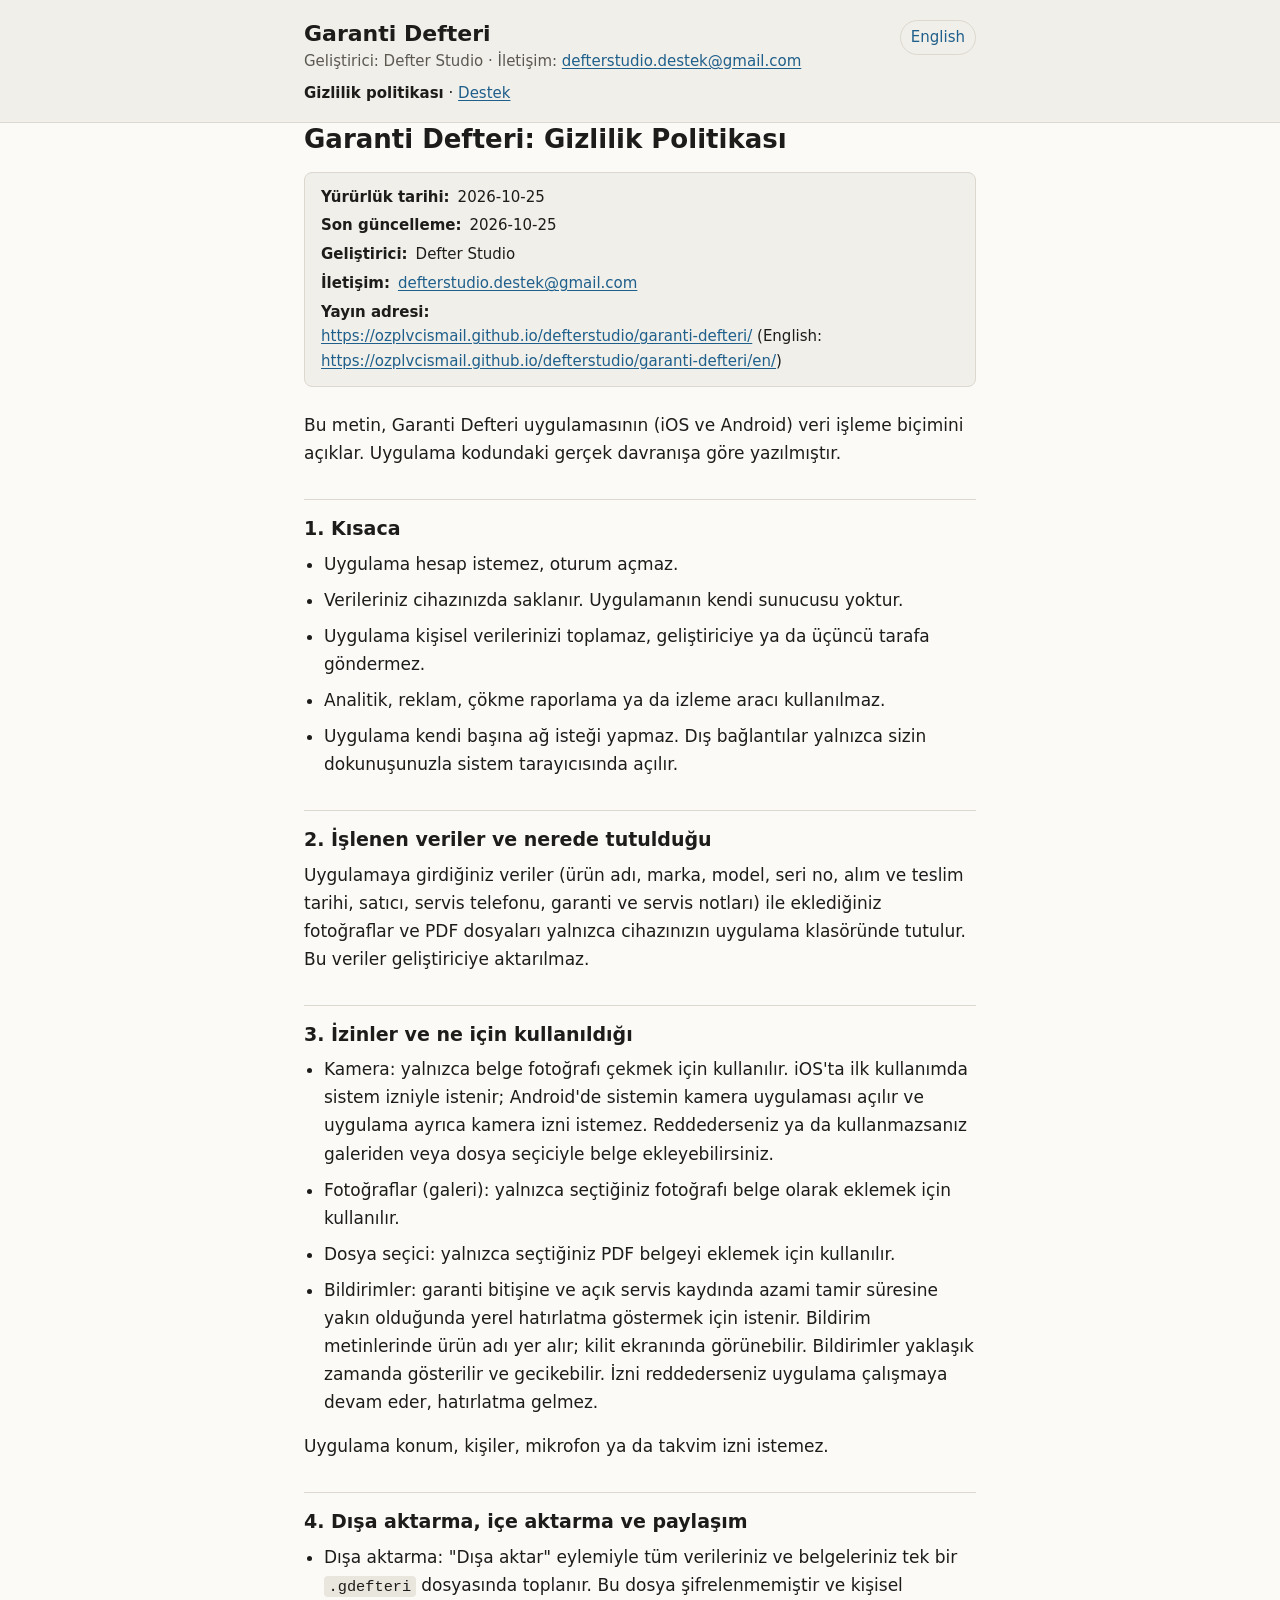
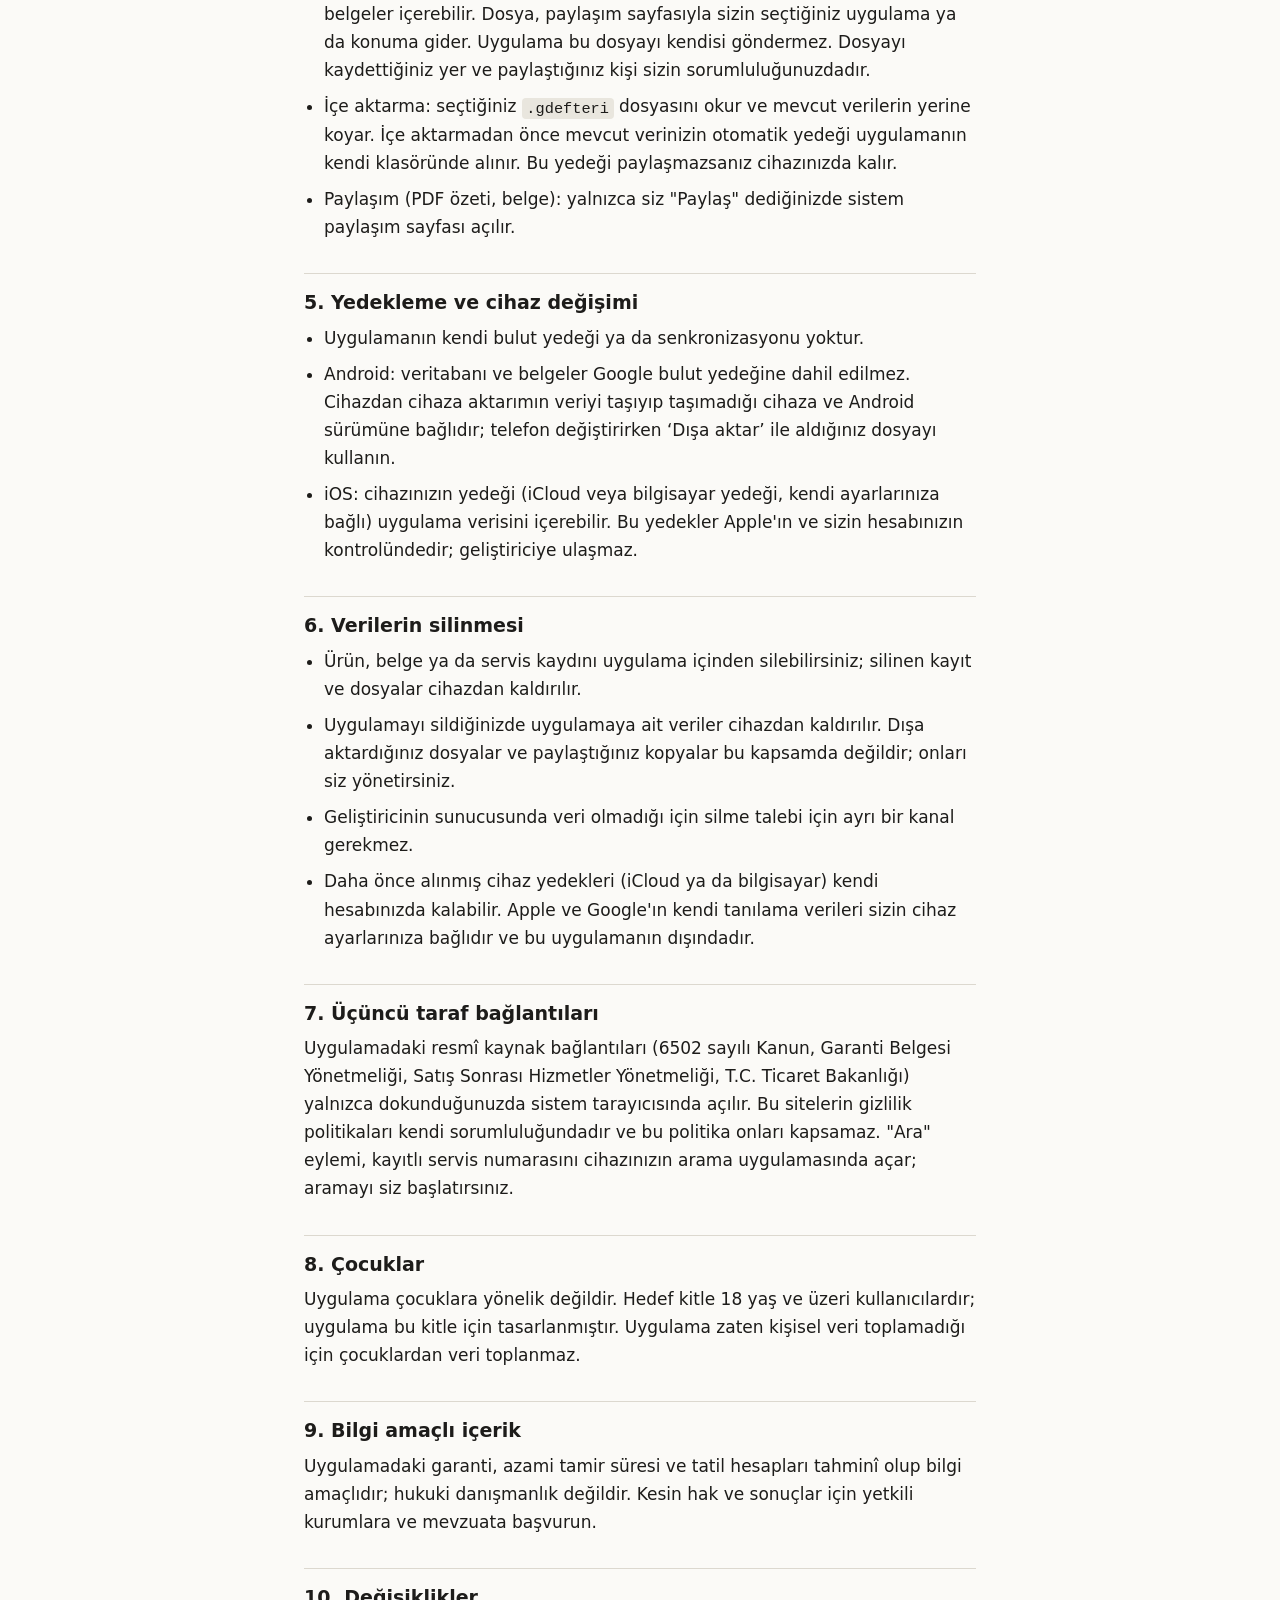
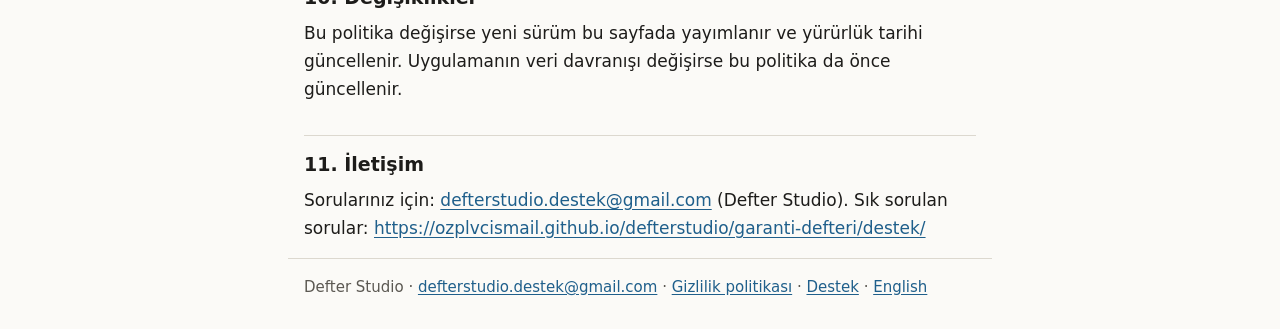
<file: garanti-defteri/index.html>
<!doctype html>
<html lang="tr">
<head>
<meta charset="utf-8">
<meta name="viewport" content="width=device-width, initial-scale=1">
<meta name="referrer" content="no-referrer">
<meta name="color-scheme" content="light dark">
<title>Garanti Defteri: Gizlilik Politikası</title>
<link rel="canonical" href="https://ozplvcismail.github.io/defterstudio/garanti-defteri/">
<link rel="alternate" hreflang="tr" href="https://ozplvcismail.github.io/defterstudio/garanti-defteri/">
<link rel="alternate" hreflang="en" href="https://ozplvcismail.github.io/defterstudio/garanti-defteri/en/">
<link rel="stylesheet" href="style.css">
</head>
<body>
<a class="skip" href="#icerik">İçeriğe geç</a>
<header class="site">
  <div class="wrap">
    <nav class="lang" aria-label="Language / Dil"><a href="en/" hreflang="en" lang="en">English</a></nav>
    <p class="app">Garanti Defteri</p>
    <p class="by">Geliştirici: Defter Studio · İletişim: <a href="mailto:defterstudio.destek@gmail.com">defterstudio.destek@gmail.com</a></p>
    <nav class="pages" aria-label="Sayfalar"><a href="./" aria-current="page">Gizlilik politikası</a> · <a href="destek/">Destek</a></nav>
  </div>
</header>
<main id="icerik" class="wrap">
<h1>Garanti Defteri: Gizlilik Politikası</h1>
<dl class="meta"><div><dt>Yürürlük tarihi</dt><dd>2026-10-25</dd></div><div><dt>Son güncelleme</dt><dd>2026-10-25</dd></div><div><dt>Geliştirici</dt><dd>Defter Studio</dd></div><div><dt>İletişim</dt><dd><a href="mailto:defterstudio.destek@gmail.com">defterstudio.destek@gmail.com</a></dd></div><div><dt>Yayın adresi</dt><dd><a href="https://ozplvcismail.github.io/defterstudio/garanti-defteri/">https://ozplvcismail.github.io/defterstudio/garanti-defteri/</a> (English: <a href="https://ozplvcismail.github.io/defterstudio/garanti-defteri/en/">https://ozplvcismail.github.io/defterstudio/garanti-defteri/en/</a>)</dd></div></dl>
<p>Bu metin, Garanti Defteri uygulamasının (iOS ve Android) veri işleme biçimini açıklar. Uygulama kodundaki gerçek davranışa göre yazılmıştır.</p>
<h2>1. Kısaca</h2>
<ul>
<li>Uygulama hesap istemez, oturum açmaz.</li>
<li>Verileriniz cihazınızda saklanır. Uygulamanın kendi sunucusu yoktur.</li>
<li>Uygulama kişisel verilerinizi toplamaz, geliştiriciye ya da üçüncü tarafa göndermez.</li>
<li>Analitik, reklam, çökme raporlama ya da izleme aracı kullanılmaz.</li>
<li>Uygulama kendi başına ağ isteği yapmaz. Dış bağlantılar yalnızca sizin dokunuşunuzla sistem tarayıcısında açılır.</li>
</ul>
<h2>2. İşlenen veriler ve nerede tutulduğu</h2>
<p>Uygulamaya girdiğiniz veriler (ürün adı, marka, model, seri no, alım ve teslim tarihi, satıcı, servis telefonu, garanti ve servis notları) ile eklediğiniz fotoğraflar ve PDF dosyaları yalnızca cihazınızın uygulama klasöründe tutulur. Bu veriler geliştiriciye aktarılmaz.</p>
<h2>3. İzinler ve ne için kullanıldığı</h2>
<ul>
<li>Kamera: yalnızca belge fotoğrafı çekmek için kullanılır. iOS'ta ilk kullanımda sistem izniyle istenir; Android'de sistemin kamera uygulaması açılır ve uygulama ayrıca kamera izni istemez. Reddederseniz ya da kullanmazsanız galeriden veya dosya seçiciyle belge ekleyebilirsiniz.</li>
<li>Fotoğraflar (galeri): yalnızca seçtiğiniz fotoğrafı belge olarak eklemek için kullanılır.</li>
<li>Dosya seçici: yalnızca seçtiğiniz PDF belgeyi eklemek için kullanılır.</li>
<li>Bildirimler: garanti bitişine ve açık servis kaydında azami tamir süresine yakın olduğunda yerel hatırlatma göstermek için istenir. Bildirim metinlerinde ürün adı yer alır; kilit ekranında görünebilir. Bildirimler yaklaşık zamanda gösterilir ve gecikebilir. İzni reddederseniz uygulama çalışmaya devam eder, hatırlatma gelmez.</li>
</ul>
<p>Uygulama konum, kişiler, mikrofon ya da takvim izni istemez.</p>
<h2>4. Dışa aktarma, içe aktarma ve paylaşım</h2>
<ul>
<li>Dışa aktarma: "Dışa aktar" eylemiyle tüm verileriniz ve belgeleriniz tek bir <code>.gdefteri</code> dosyasında toplanır. Bu dosya şifrelenmemiştir ve kişisel belgeler içerebilir. Dosya, paylaşım sayfasıyla sizin seçtiğiniz uygulama ya da konuma gider. Uygulama bu dosyayı kendisi göndermez. Dosyayı kaydettiğiniz yer ve paylaştığınız kişi sizin sorumluluğunuzdadır.</li>
<li>İçe aktarma: seçtiğiniz <code>.gdefteri</code> dosyasını okur ve mevcut verilerin yerine koyar. İçe aktarmadan önce mevcut verinizin otomatik yedeği uygulamanın kendi klasöründe alınır. Bu yedeği paylaşmazsanız cihazınızda kalır.</li>
<li>Paylaşım (PDF özeti, belge): yalnızca siz "Paylaş" dediğinizde sistem paylaşım sayfası açılır.</li>
</ul>
<h2>5. Yedekleme ve cihaz değişimi</h2>
<ul>
<li>Uygulamanın kendi bulut yedeği ya da senkronizasyonu yoktur.</li>
<li>Android: veritabanı ve belgeler Google bulut yedeğine dahil edilmez. Cihazdan cihaza aktarımın veriyi taşıyıp taşımadığı cihaza ve Android sürümüne bağlıdır; telefon değiştirirken ‘Dışa aktar’ ile aldığınız dosyayı kullanın.</li>
<li>iOS: cihazınızın yedeği (iCloud veya bilgisayar yedeği, kendi ayarlarınıza bağlı) uygulama verisini içerebilir. Bu yedekler Apple'ın ve sizin hesabınızın kontrolündedir; geliştiriciye ulaşmaz.</li>
</ul>
<h2>6. Verilerin silinmesi</h2>
<ul>
<li>Ürün, belge ya da servis kaydını uygulama içinden silebilirsiniz; silinen kayıt ve dosyalar cihazdan kaldırılır.</li>
<li>Uygulamayı sildiğinizde uygulamaya ait veriler cihazdan kaldırılır. Dışa aktardığınız dosyalar ve paylaştığınız kopyalar bu kapsamda değildir; onları siz yönetirsiniz.</li>
<li>Geliştiricinin sunucusunda veri olmadığı için silme talebi için ayrı bir kanal gerekmez.</li>
<li>Daha önce alınmış cihaz yedekleri (iCloud ya da bilgisayar) kendi hesabınızda kalabilir. Apple ve Google'ın kendi tanılama verileri sizin cihaz ayarlarınıza bağlıdır ve bu uygulamanın dışındadır.</li>
</ul>
<h2>7. Üçüncü taraf bağlantıları</h2>
<p>Uygulamadaki resmî kaynak bağlantıları (6502 sayılı Kanun, Garanti Belgesi Yönetmeliği, Satış Sonrası Hizmetler Yönetmeliği, T.C. Ticaret Bakanlığı) yalnızca dokunduğunuzda sistem tarayıcısında açılır. Bu sitelerin gizlilik politikaları kendi sorumluluğundadır ve bu politika onları kapsamaz. "Ara" eylemi, kayıtlı servis numarasını cihazınızın arama uygulamasında açar; aramayı siz başlatırsınız.</p>
<h2>8. Çocuklar</h2>
<p>Uygulama çocuklara yönelik değildir. Hedef kitle 18 yaş ve üzeri kullanıcılardır; uygulama bu kitle için tasarlanmıştır. Uygulama zaten kişisel veri toplamadığı için çocuklardan veri toplanmaz.</p>
<h2>9. Bilgi amaçlı içerik</h2>
<p>Uygulamadaki garanti, azami tamir süresi ve tatil hesapları tahminî olup bilgi amaçlıdır; hukuki danışmanlık değildir. Kesin hak ve sonuçlar için yetkili kurumlara ve mevzuata başvurun.</p>
<h2>10. Değişiklikler</h2>
<p>Bu politika değişirse yeni sürüm bu sayfada yayımlanır ve yürürlük tarihi güncellenir. Uygulamanın veri davranışı değişirse bu politika da önce güncellenir.</p>
<h2>11. İletişim</h2>
<p>Sorularınız için: <a href="mailto:defterstudio.destek@gmail.com">defterstudio.destek@gmail.com</a> (Defter Studio). Sık sorulan sorular: <a href="https://ozplvcismail.github.io/defterstudio/garanti-defteri/destek/">https://ozplvcismail.github.io/defterstudio/garanti-defteri/destek/</a></p>
</main>
<footer class="wrap site-foot">
  <p>Defter Studio · <a href="mailto:defterstudio.destek@gmail.com">defterstudio.destek@gmail.com</a> · <a href="./" aria-current="page">Gizlilik politikası</a> · <a href="destek/">Destek</a> · <a href="en/" hreflang="en" lang="en">English</a></p>
</footer>
</body>
</html>
</file>
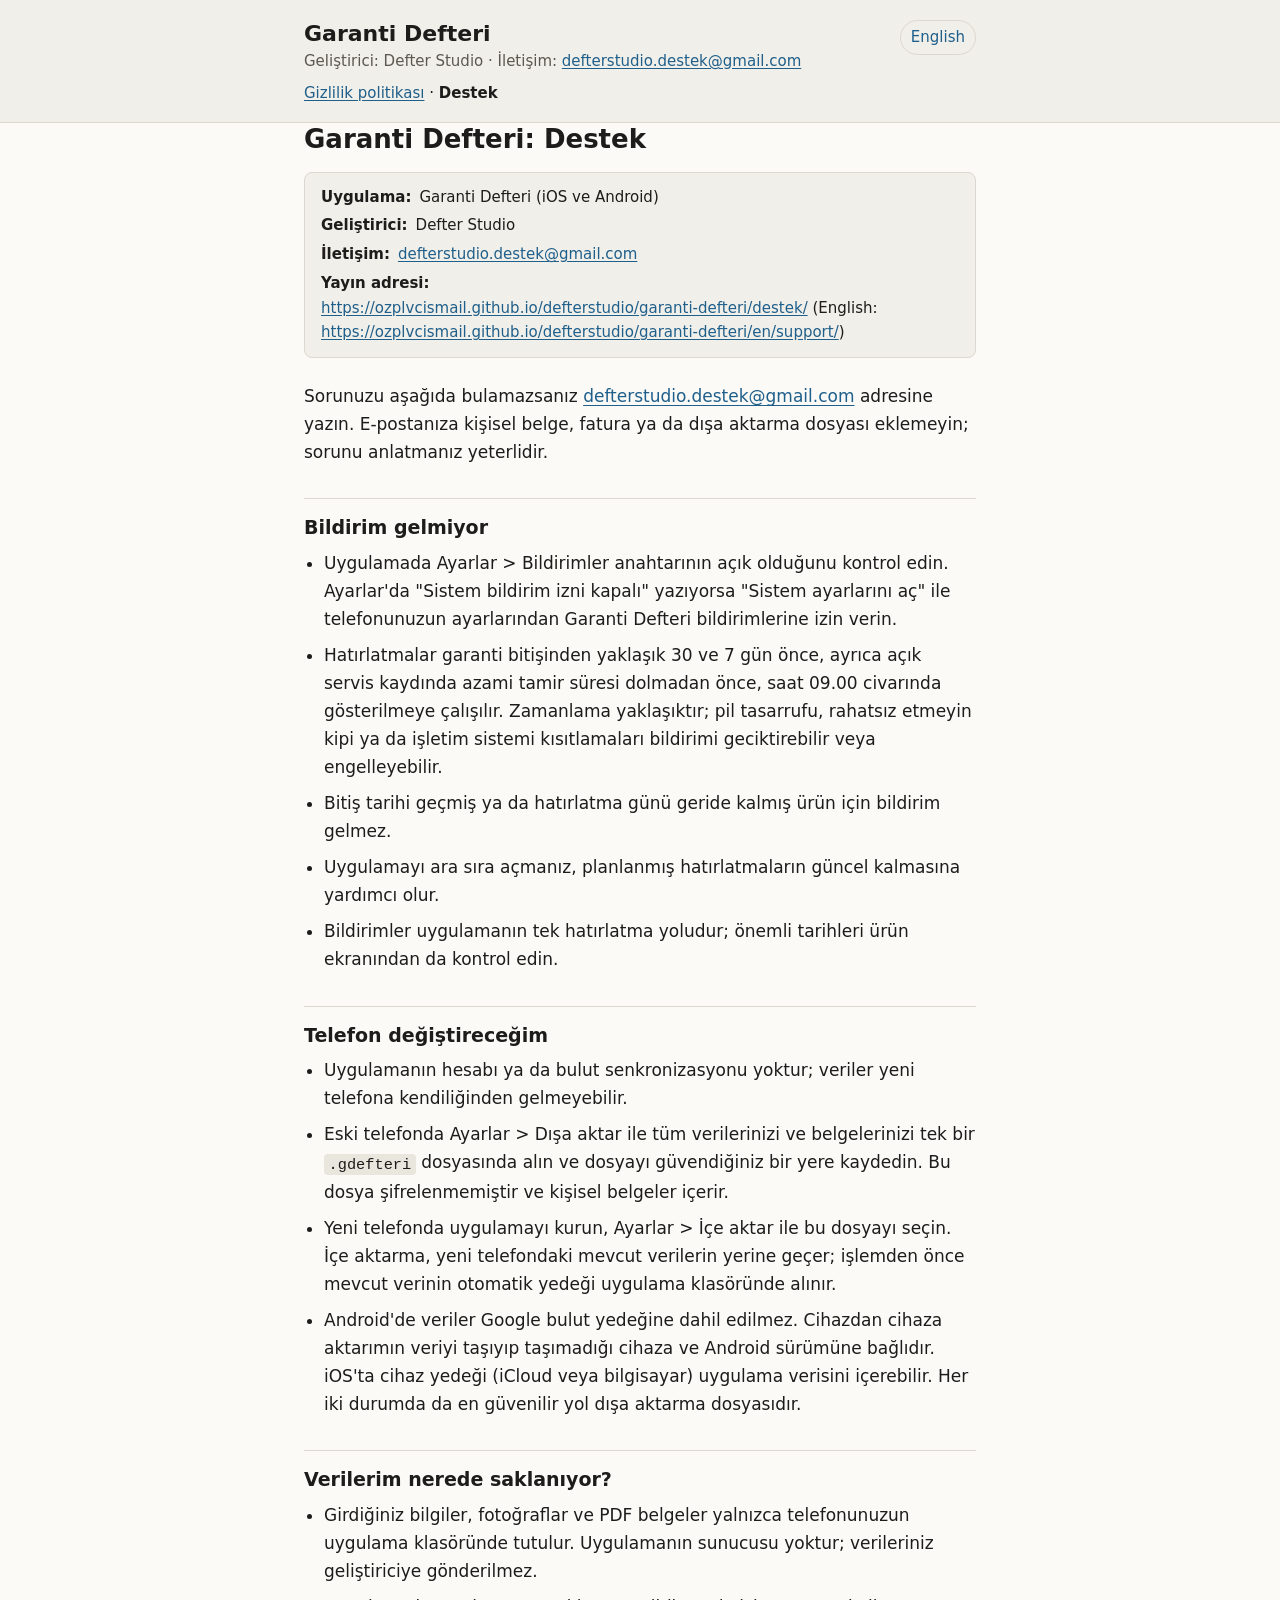
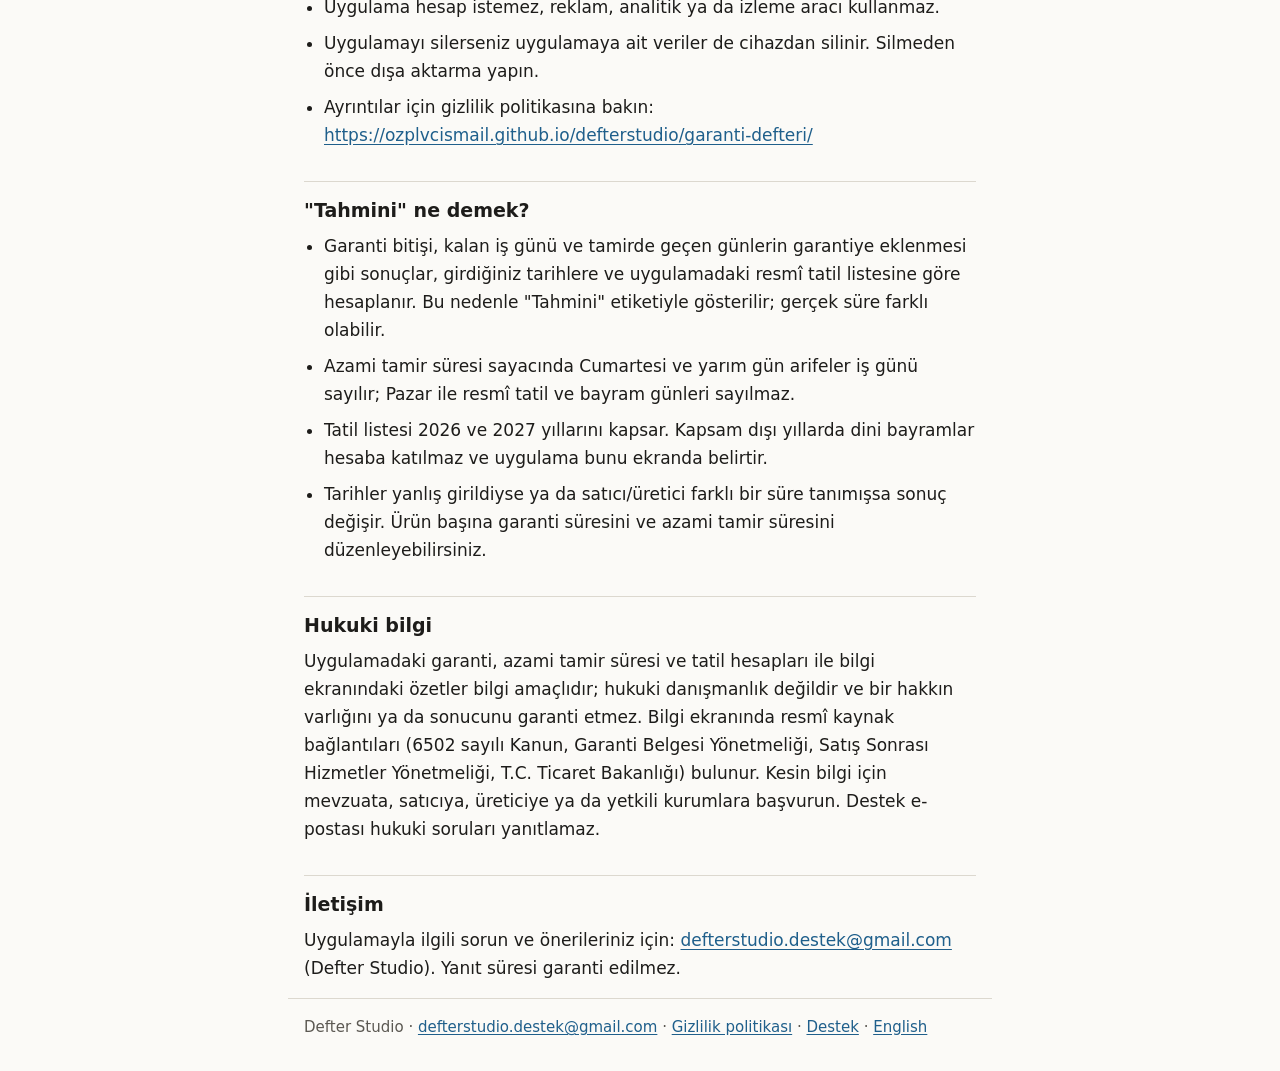
<file: garanti-defteri/destek/index.html>
<!doctype html>
<html lang="tr">
<head>
<meta charset="utf-8">
<meta name="viewport" content="width=device-width, initial-scale=1">
<meta name="referrer" content="no-referrer">
<meta name="color-scheme" content="light dark">
<title>Garanti Defteri: Destek</title>
<link rel="canonical" href="https://ozplvcismail.github.io/defterstudio/garanti-defteri/destek/">
<link rel="alternate" hreflang="tr" href="https://ozplvcismail.github.io/defterstudio/garanti-defteri/destek/">
<link rel="alternate" hreflang="en" href="https://ozplvcismail.github.io/defterstudio/garanti-defteri/en/support/">
<link rel="stylesheet" href="../style.css">
</head>
<body>
<a class="skip" href="#icerik">İçeriğe geç</a>
<header class="site">
  <div class="wrap">
    <nav class="lang" aria-label="Language / Dil"><a href="../en/support/" hreflang="en" lang="en">English</a></nav>
    <p class="app">Garanti Defteri</p>
    <p class="by">Geliştirici: Defter Studio · İletişim: <a href="mailto:defterstudio.destek@gmail.com">defterstudio.destek@gmail.com</a></p>
    <nav class="pages" aria-label="Sayfalar"><a href="../">Gizlilik politikası</a> · <a href="./" aria-current="page">Destek</a></nav>
  </div>
</header>
<main id="icerik" class="wrap">
<h1>Garanti Defteri: Destek</h1>
<dl class="meta"><div><dt>Uygulama</dt><dd>Garanti Defteri (iOS ve Android)</dd></div><div><dt>Geliştirici</dt><dd>Defter Studio</dd></div><div><dt>İletişim</dt><dd><a href="mailto:defterstudio.destek@gmail.com">defterstudio.destek@gmail.com</a></dd></div><div><dt>Yayın adresi</dt><dd><a href="https://ozplvcismail.github.io/defterstudio/garanti-defteri/destek/">https://ozplvcismail.github.io/defterstudio/garanti-defteri/destek/</a> (English: <a href="https://ozplvcismail.github.io/defterstudio/garanti-defteri/en/support/">https://ozplvcismail.github.io/defterstudio/garanti-defteri/en/support/</a>)</dd></div></dl>
<p>Sorunuzu aşağıda bulamazsanız <a href="mailto:defterstudio.destek@gmail.com">defterstudio.destek@gmail.com</a> adresine yazın. E-postanıza kişisel belge, fatura ya da dışa aktarma dosyası eklemeyin; sorunu anlatmanız yeterlidir.</p>
<h2>Bildirim gelmiyor</h2>
<ul>
<li>Uygulamada Ayarlar &gt; Bildirimler anahtarının açık olduğunu kontrol edin. Ayarlar'da "Sistem bildirim izni kapalı" yazıyorsa "Sistem ayarlarını aç" ile telefonunuzun ayarlarından Garanti Defteri bildirimlerine izin verin.</li>
<li>Hatırlatmalar garanti bitişinden yaklaşık 30 ve 7 gün önce, ayrıca açık servis kaydında azami tamir süresi dolmadan önce, saat 09.00 civarında gösterilmeye çalışılır. Zamanlama yaklaşıktır; pil tasarrufu, rahatsız etmeyin kipi ya da işletim sistemi kısıtlamaları bildirimi geciktirebilir veya engelleyebilir.</li>
<li>Bitiş tarihi geçmiş ya da hatırlatma günü geride kalmış ürün için bildirim gelmez.</li>
<li>Uygulamayı ara sıra açmanız, planlanmış hatırlatmaların güncel kalmasına yardımcı olur.</li>
<li>Bildirimler uygulamanın tek hatırlatma yoludur; önemli tarihleri ürün ekranından da kontrol edin.</li>
</ul>
<h2>Telefon değiştireceğim</h2>
<ul>
<li>Uygulamanın hesabı ya da bulut senkronizasyonu yoktur; veriler yeni telefona kendiliğinden gelmeyebilir.</li>
<li>Eski telefonda Ayarlar &gt; Dışa aktar ile tüm verilerinizi ve belgelerinizi tek bir <code>.gdefteri</code> dosyasında alın ve dosyayı güvendiğiniz bir yere kaydedin. Bu dosya şifrelenmemiştir ve kişisel belgeler içerir.</li>
<li>Yeni telefonda uygulamayı kurun, Ayarlar &gt; İçe aktar ile bu dosyayı seçin. İçe aktarma, yeni telefondaki mevcut verilerin yerine geçer; işlemden önce mevcut verinin otomatik yedeği uygulama klasöründe alınır.</li>
<li>Android'de veriler Google bulut yedeğine dahil edilmez. Cihazdan cihaza aktarımın veriyi taşıyıp taşımadığı cihaza ve Android sürümüne bağlıdır. iOS'ta cihaz yedeği (iCloud veya bilgisayar) uygulama verisini içerebilir. Her iki durumda da en güvenilir yol dışa aktarma dosyasıdır.</li>
</ul>
<h2>Verilerim nerede saklanıyor?</h2>
<ul>
<li>Girdiğiniz bilgiler, fotoğraflar ve PDF belgeler yalnızca telefonunuzun uygulama klasöründe tutulur. Uygulamanın sunucusu yoktur; verileriniz geliştiriciye gönderilmez.</li>
<li>Uygulama hesap istemez, reklam, analitik ya da izleme aracı kullanmaz.</li>
<li>Uygulamayı silerseniz uygulamaya ait veriler de cihazdan silinir. Silmeden önce dışa aktarma yapın.</li>
<li>Ayrıntılar için gizlilik politikasına bakın: <a href="https://ozplvcismail.github.io/defterstudio/garanti-defteri/">https://ozplvcismail.github.io/defterstudio/garanti-defteri/</a></li>
</ul>
<h2>"Tahmini" ne demek?</h2>
<ul>
<li>Garanti bitişi, kalan iş günü ve tamirde geçen günlerin garantiye eklenmesi gibi sonuçlar, girdiğiniz tarihlere ve uygulamadaki resmî tatil listesine göre hesaplanır. Bu nedenle "Tahmini" etiketiyle gösterilir; gerçek süre farklı olabilir.</li>
<li>Azami tamir süresi sayacında Cumartesi ve yarım gün arifeler iş günü sayılır; Pazar ile resmî tatil ve bayram günleri sayılmaz.</li>
<li>Tatil listesi 2026 ve 2027 yıllarını kapsar. Kapsam dışı yıllarda dini bayramlar hesaba katılmaz ve uygulama bunu ekranda belirtir.</li>
<li>Tarihler yanlış girildiyse ya da satıcı/üretici farklı bir süre tanımışsa sonuç değişir. Ürün başına garanti süresini ve azami tamir süresini düzenleyebilirsiniz.</li>
</ul>
<h2>Hukuki bilgi</h2>
<p>Uygulamadaki garanti, azami tamir süresi ve tatil hesapları ile bilgi ekranındaki özetler bilgi amaçlıdır; hukuki danışmanlık değildir ve bir hakkın varlığını ya da sonucunu garanti etmez. Bilgi ekranında resmî kaynak bağlantıları (6502 sayılı Kanun, Garanti Belgesi Yönetmeliği, Satış Sonrası Hizmetler Yönetmeliği, T.C. Ticaret Bakanlığı) bulunur. Kesin bilgi için mevzuata, satıcıya, üreticiye ya da yetkili kurumlara başvurun. Destek e-postası hukuki soruları yanıtlamaz.</p>
<h2>İletişim</h2>
<p>Uygulamayla ilgili sorun ve önerileriniz için: <a href="mailto:defterstudio.destek@gmail.com">defterstudio.destek@gmail.com</a> (Defter Studio). Yanıt süresi garanti edilmez.</p>
</main>
<footer class="wrap site-foot">
  <p>Defter Studio · <a href="mailto:defterstudio.destek@gmail.com">defterstudio.destek@gmail.com</a> · <a href="../">Gizlilik politikası</a> · <a href="./" aria-current="page">Destek</a> · <a href="../en/support/" hreflang="en" lang="en">English</a></p>
</footer>
</body>
</html>
</file>
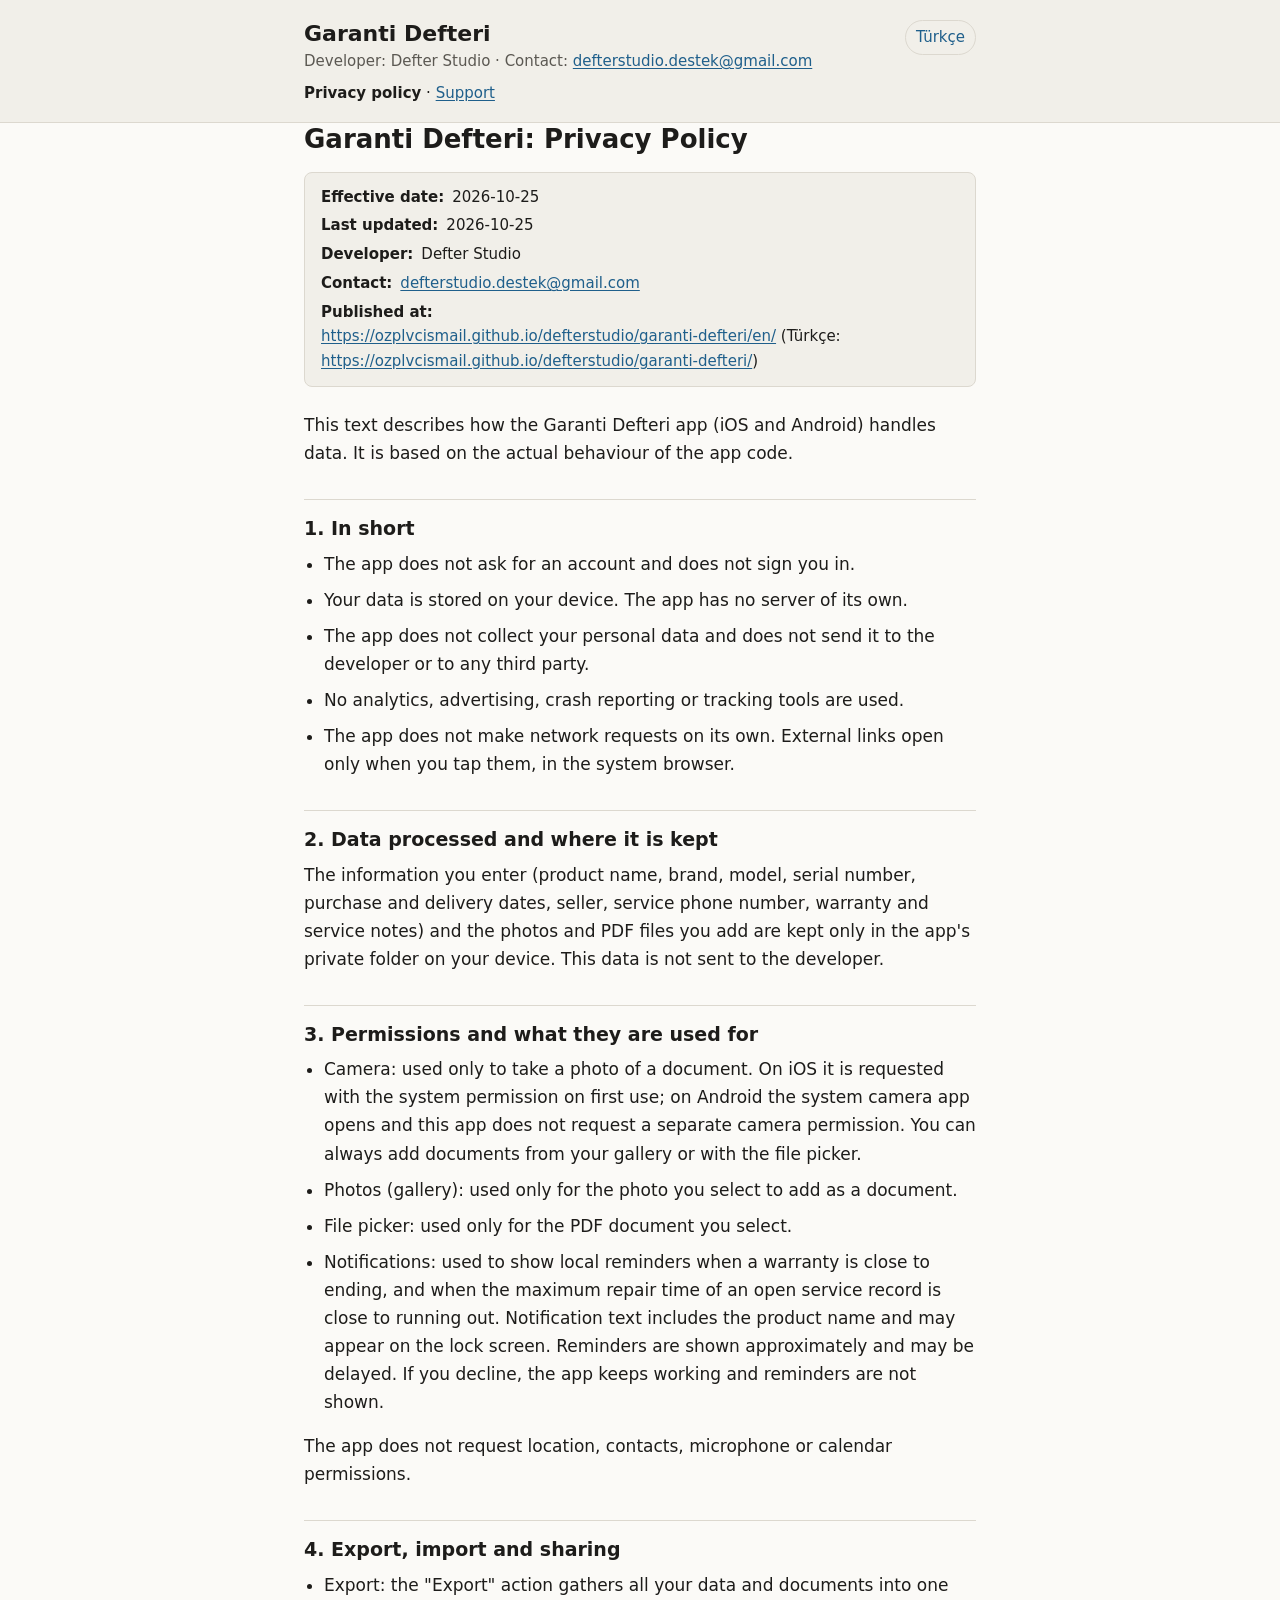
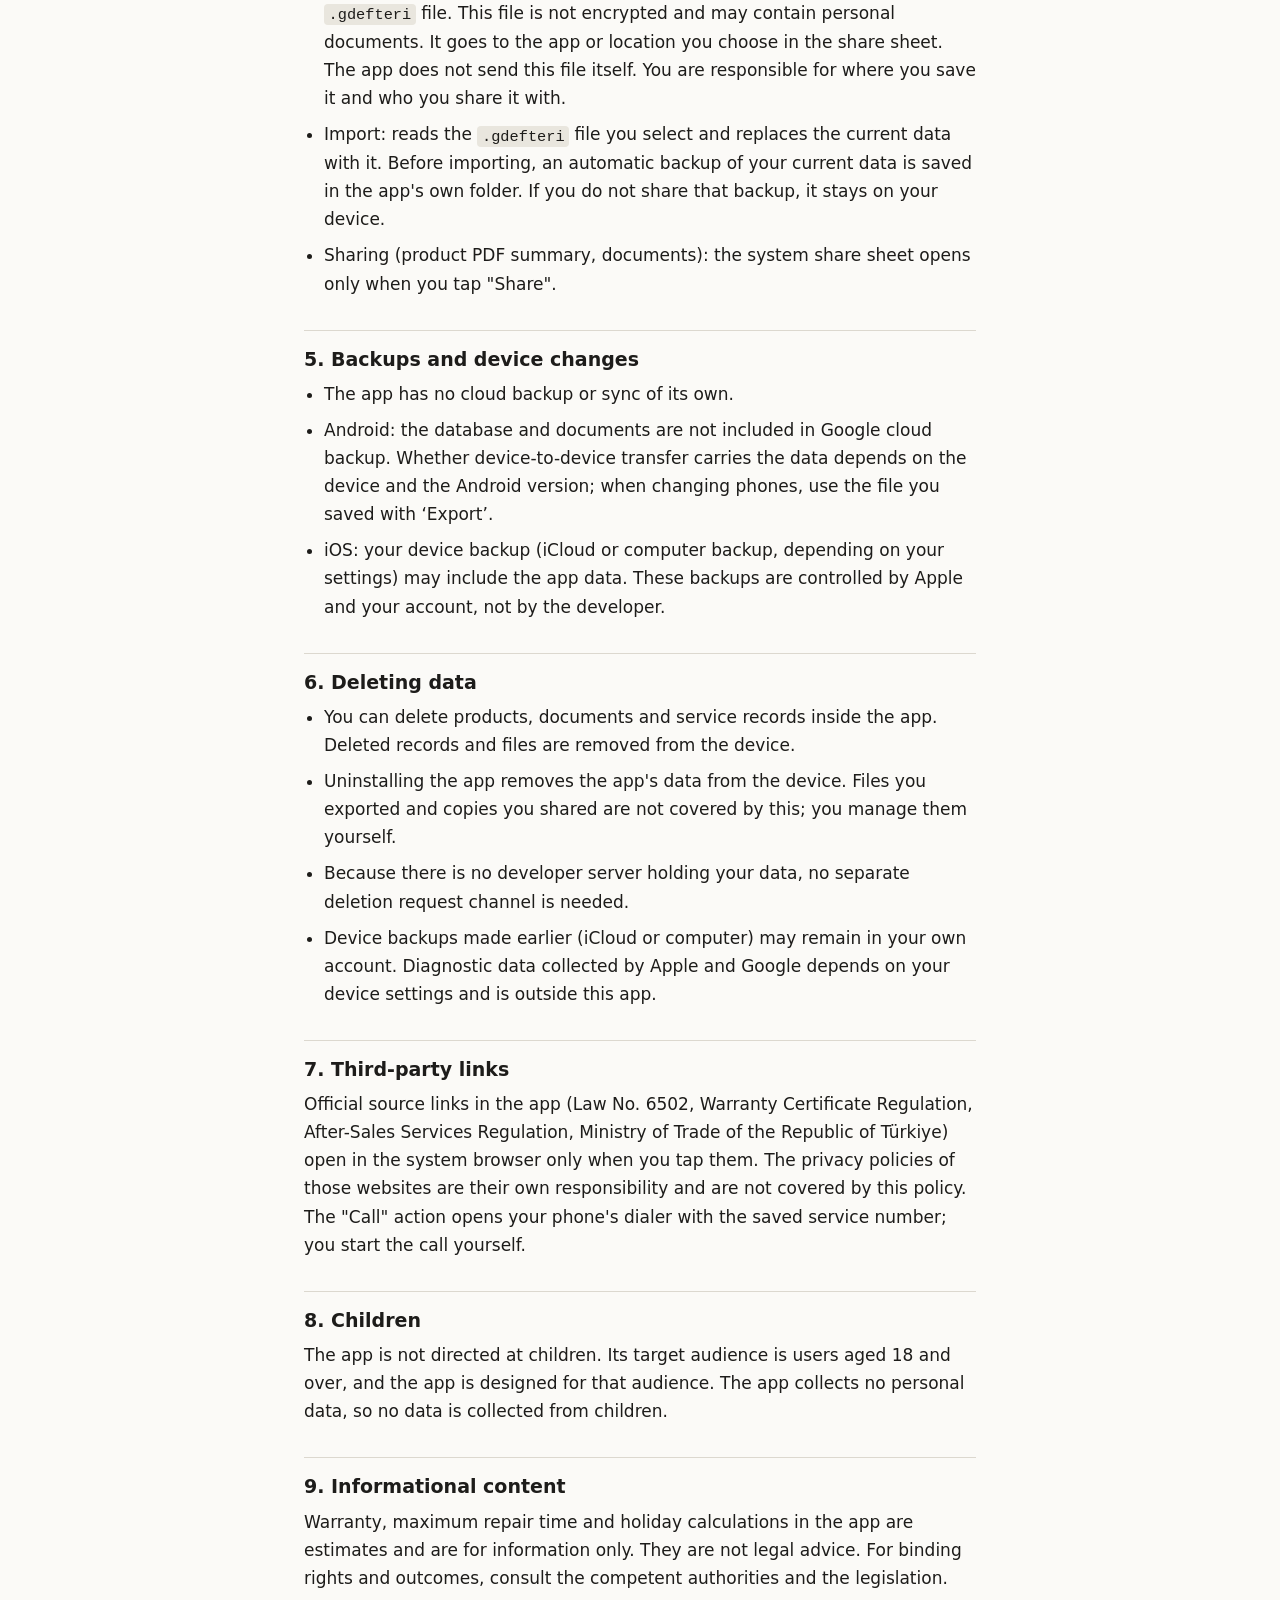
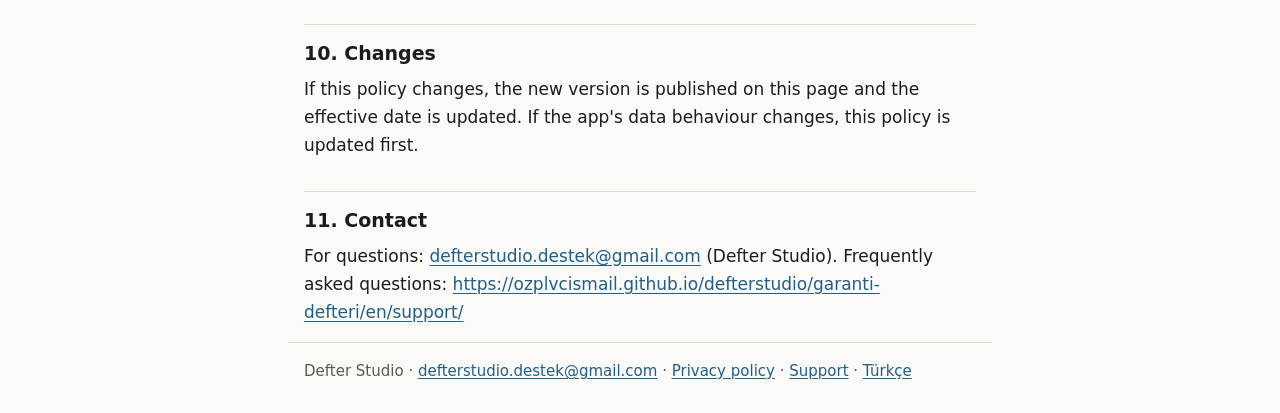
<file: garanti-defteri/en/index.html>
<!doctype html>
<html lang="en">
<head>
<meta charset="utf-8">
<meta name="viewport" content="width=device-width, initial-scale=1">
<meta name="referrer" content="no-referrer">
<meta name="color-scheme" content="light dark">
<title>Garanti Defteri: Privacy Policy</title>
<link rel="canonical" href="https://ozplvcismail.github.io/defterstudio/garanti-defteri/en/">
<link rel="alternate" hreflang="tr" href="https://ozplvcismail.github.io/defterstudio/garanti-defteri/">
<link rel="alternate" hreflang="en" href="https://ozplvcismail.github.io/defterstudio/garanti-defteri/en/">
<link rel="stylesheet" href="../style.css">
</head>
<body>
<a class="skip" href="#icerik">Skip to content</a>
<header class="site">
  <div class="wrap">
    <nav class="lang" aria-label="Language / Dil"><a href="../" hreflang="tr" lang="tr">Türkçe</a></nav>
    <p class="app">Garanti Defteri</p>
    <p class="by">Developer: Defter Studio · Contact: <a href="mailto:defterstudio.destek@gmail.com">defterstudio.destek@gmail.com</a></p>
    <nav class="pages" aria-label="Pages"><a href="./" aria-current="page">Privacy policy</a> · <a href="support/">Support</a></nav>
  </div>
</header>
<main id="icerik" class="wrap">
<h1>Garanti Defteri: Privacy Policy</h1>
<dl class="meta"><div><dt>Effective date</dt><dd>2026-10-25</dd></div><div><dt>Last updated</dt><dd>2026-10-25</dd></div><div><dt>Developer</dt><dd>Defter Studio</dd></div><div><dt>Contact</dt><dd><a href="mailto:defterstudio.destek@gmail.com">defterstudio.destek@gmail.com</a></dd></div><div><dt>Published at</dt><dd><a href="https://ozplvcismail.github.io/defterstudio/garanti-defteri/en/">https://ozplvcismail.github.io/defterstudio/garanti-defteri/en/</a> (Türkçe: <a href="https://ozplvcismail.github.io/defterstudio/garanti-defteri/">https://ozplvcismail.github.io/defterstudio/garanti-defteri/</a>)</dd></div></dl>
<p>This text describes how the Garanti Defteri app (iOS and Android) handles data. It is based on the actual behaviour of the app code.</p>
<h2>1. In short</h2>
<ul>
<li>The app does not ask for an account and does not sign you in.</li>
<li>Your data is stored on your device. The app has no server of its own.</li>
<li>The app does not collect your personal data and does not send it to the developer or to any third party.</li>
<li>No analytics, advertising, crash reporting or tracking tools are used.</li>
<li>The app does not make network requests on its own. External links open only when you tap them, in the system browser.</li>
</ul>
<h2>2. Data processed and where it is kept</h2>
<p>The information you enter (product name, brand, model, serial number, purchase and delivery dates, seller, service phone number, warranty and service notes) and the photos and PDF files you add are kept only in the app's private folder on your device. This data is not sent to the developer.</p>
<h2>3. Permissions and what they are used for</h2>
<ul>
<li>Camera: used only to take a photo of a document. On iOS it is requested with the system permission on first use; on Android the system camera app opens and this app does not request a separate camera permission. You can always add documents from your gallery or with the file picker.</li>
<li>Photos (gallery): used only for the photo you select to add as a document.</li>
<li>File picker: used only for the PDF document you select.</li>
<li>Notifications: used to show local reminders when a warranty is close to ending, and when the maximum repair time of an open service record is close to running out. Notification text includes the product name and may appear on the lock screen. Reminders are shown approximately and may be delayed. If you decline, the app keeps working and reminders are not shown.</li>
</ul>
<p>The app does not request location, contacts, microphone or calendar permissions.</p>
<h2>4. Export, import and sharing</h2>
<ul>
<li>Export: the "Export" action gathers all your data and documents into one <code>.gdefteri</code> file. This file is not encrypted and may contain personal documents. It goes to the app or location you choose in the share sheet. The app does not send this file itself. You are responsible for where you save it and who you share it with.</li>
<li>Import: reads the <code>.gdefteri</code> file you select and replaces the current data with it. Before importing, an automatic backup of your current data is saved in the app's own folder. If you do not share that backup, it stays on your device.</li>
<li>Sharing (product PDF summary, documents): the system share sheet opens only when you tap "Share".</li>
</ul>
<h2>5. Backups and device changes</h2>
<ul>
<li>The app has no cloud backup or sync of its own.</li>
<li>Android: the database and documents are not included in Google cloud backup. Whether device-to-device transfer carries the data depends on the device and the Android version; when changing phones, use the file you saved with ‘Export’.</li>
<li>iOS: your device backup (iCloud or computer backup, depending on your settings) may include the app data. These backups are controlled by Apple and your account, not by the developer.</li>
</ul>
<h2>6. Deleting data</h2>
<ul>
<li>You can delete products, documents and service records inside the app. Deleted records and files are removed from the device.</li>
<li>Uninstalling the app removes the app's data from the device. Files you exported and copies you shared are not covered by this; you manage them yourself.</li>
<li>Because there is no developer server holding your data, no separate deletion request channel is needed.</li>
<li>Device backups made earlier (iCloud or computer) may remain in your own account. Diagnostic data collected by Apple and Google depends on your device settings and is outside this app.</li>
</ul>
<h2>7. Third-party links</h2>
<p>Official source links in the app (Law No. 6502, Warranty Certificate Regulation, After-Sales Services Regulation, Ministry of Trade of the Republic of Türkiye) open in the system browser only when you tap them. The privacy policies of those websites are their own responsibility and are not covered by this policy. The "Call" action opens your phone's dialer with the saved service number; you start the call yourself.</p>
<h2>8. Children</h2>
<p>The app is not directed at children. Its target audience is users aged 18 and over, and the app is designed for that audience. The app collects no personal data, so no data is collected from children.</p>
<h2>9. Informational content</h2>
<p>Warranty, maximum repair time and holiday calculations in the app are estimates and are for information only. They are not legal advice. For binding rights and outcomes, consult the competent authorities and the legislation.</p>
<h2>10. Changes</h2>
<p>If this policy changes, the new version is published on this page and the effective date is updated. If the app's data behaviour changes, this policy is updated first.</p>
<h2>11. Contact</h2>
<p>For questions: <a href="mailto:defterstudio.destek@gmail.com">defterstudio.destek@gmail.com</a> (Defter Studio). Frequently asked questions: <a href="https://ozplvcismail.github.io/defterstudio/garanti-defteri/en/support/">https://ozplvcismail.github.io/defterstudio/garanti-defteri/en/support/</a></p>
</main>
<footer class="wrap site-foot">
  <p>Defter Studio · <a href="mailto:defterstudio.destek@gmail.com">defterstudio.destek@gmail.com</a> · <a href="./" aria-current="page">Privacy policy</a> · <a href="support/">Support</a> · <a href="../" hreflang="tr" lang="tr">Türkçe</a></p>
</footer>
</body>
</html>
</file>
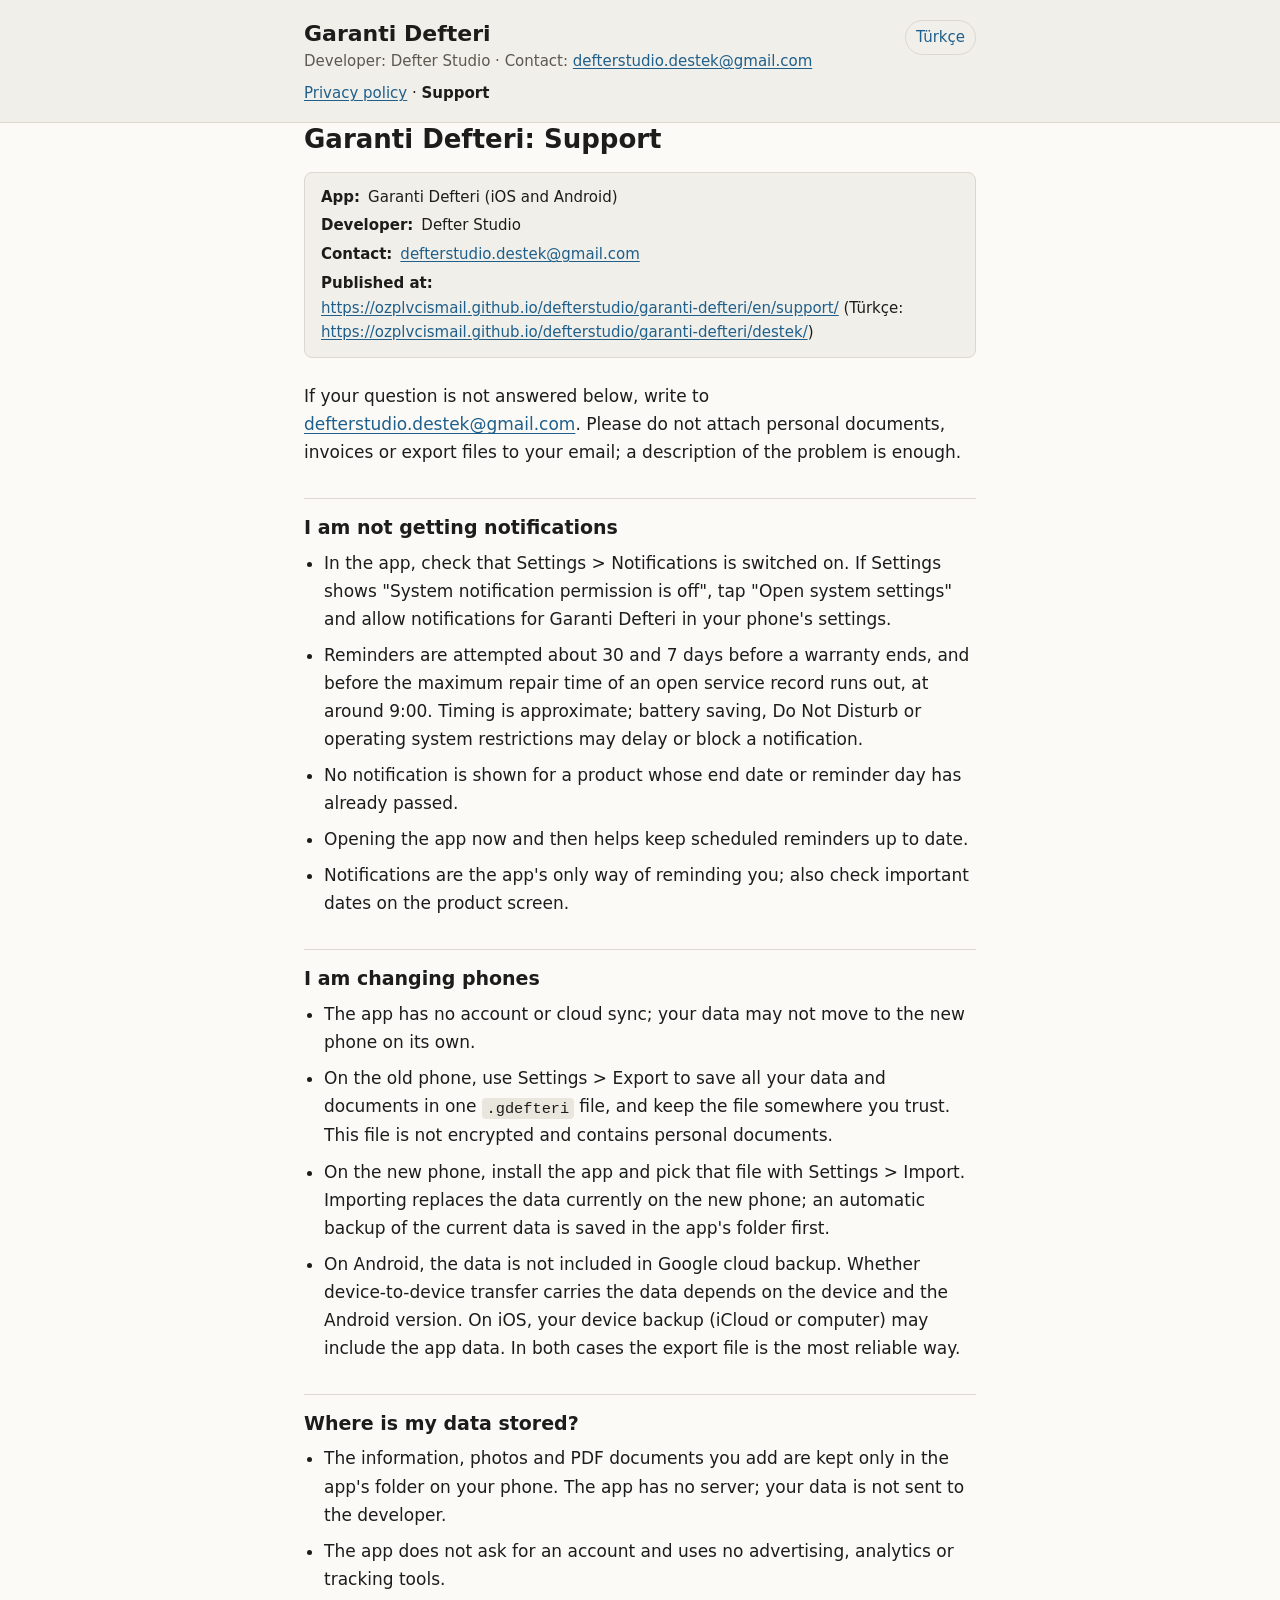
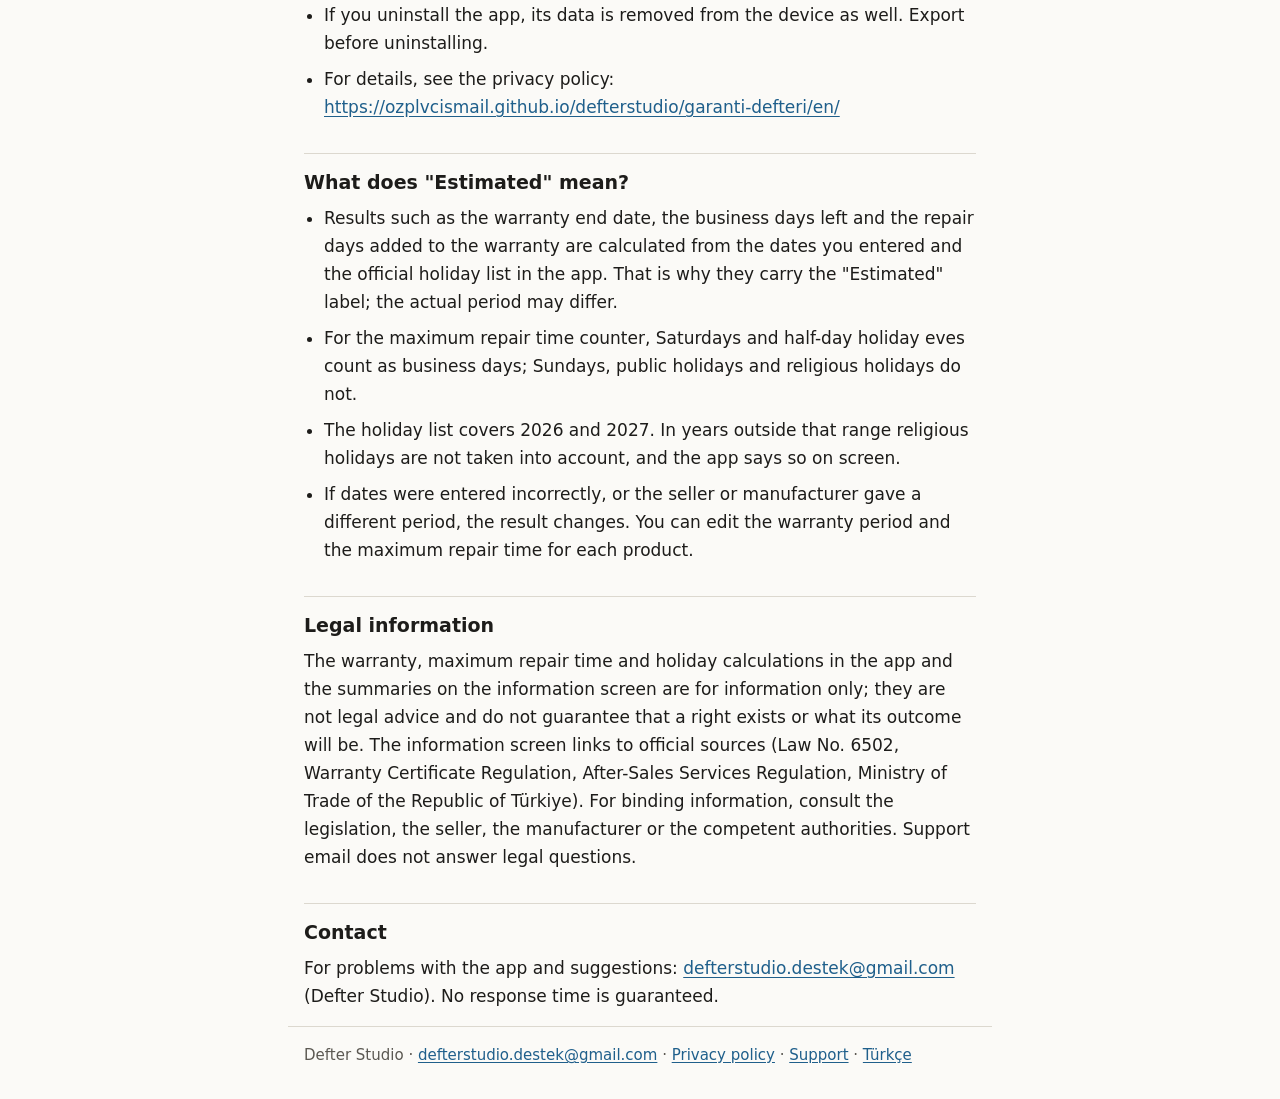
<file: garanti-defteri/en/support/index.html>
<!doctype html>
<html lang="en">
<head>
<meta charset="utf-8">
<meta name="viewport" content="width=device-width, initial-scale=1">
<meta name="referrer" content="no-referrer">
<meta name="color-scheme" content="light dark">
<title>Garanti Defteri: Support</title>
<link rel="canonical" href="https://ozplvcismail.github.io/defterstudio/garanti-defteri/en/support/">
<link rel="alternate" hreflang="tr" href="https://ozplvcismail.github.io/defterstudio/garanti-defteri/destek/">
<link rel="alternate" hreflang="en" href="https://ozplvcismail.github.io/defterstudio/garanti-defteri/en/support/">
<link rel="stylesheet" href="../../style.css">
</head>
<body>
<a class="skip" href="#icerik">Skip to content</a>
<header class="site">
  <div class="wrap">
    <nav class="lang" aria-label="Language / Dil"><a href="../../destek/" hreflang="tr" lang="tr">Türkçe</a></nav>
    <p class="app">Garanti Defteri</p>
    <p class="by">Developer: Defter Studio · Contact: <a href="mailto:defterstudio.destek@gmail.com">defterstudio.destek@gmail.com</a></p>
    <nav class="pages" aria-label="Pages"><a href="../">Privacy policy</a> · <a href="./" aria-current="page">Support</a></nav>
  </div>
</header>
<main id="icerik" class="wrap">
<h1>Garanti Defteri: Support</h1>
<dl class="meta"><div><dt>App</dt><dd>Garanti Defteri (iOS and Android)</dd></div><div><dt>Developer</dt><dd>Defter Studio</dd></div><div><dt>Contact</dt><dd><a href="mailto:defterstudio.destek@gmail.com">defterstudio.destek@gmail.com</a></dd></div><div><dt>Published at</dt><dd><a href="https://ozplvcismail.github.io/defterstudio/garanti-defteri/en/support/">https://ozplvcismail.github.io/defterstudio/garanti-defteri/en/support/</a> (Türkçe: <a href="https://ozplvcismail.github.io/defterstudio/garanti-defteri/destek/">https://ozplvcismail.github.io/defterstudio/garanti-defteri/destek/</a>)</dd></div></dl>
<p>If your question is not answered below, write to <a href="mailto:defterstudio.destek@gmail.com">defterstudio.destek@gmail.com</a>. Please do not attach personal documents, invoices or export files to your email; a description of the problem is enough.</p>
<h2>I am not getting notifications</h2>
<ul>
<li>In the app, check that Settings &gt; Notifications is switched on. If Settings shows "System notification permission is off", tap "Open system settings" and allow notifications for Garanti Defteri in your phone's settings.</li>
<li>Reminders are attempted about 30 and 7 days before a warranty ends, and before the maximum repair time of an open service record runs out, at around 9:00. Timing is approximate; battery saving, Do Not Disturb or operating system restrictions may delay or block a notification.</li>
<li>No notification is shown for a product whose end date or reminder day has already passed.</li>
<li>Opening the app now and then helps keep scheduled reminders up to date.</li>
<li>Notifications are the app's only way of reminding you; also check important dates on the product screen.</li>
</ul>
<h2>I am changing phones</h2>
<ul>
<li>The app has no account or cloud sync; your data may not move to the new phone on its own.</li>
<li>On the old phone, use Settings &gt; Export to save all your data and documents in one <code>.gdefteri</code> file, and keep the file somewhere you trust. This file is not encrypted and contains personal documents.</li>
<li>On the new phone, install the app and pick that file with Settings &gt; Import. Importing replaces the data currently on the new phone; an automatic backup of the current data is saved in the app's folder first.</li>
<li>On Android, the data is not included in Google cloud backup. Whether device-to-device transfer carries the data depends on the device and the Android version. On iOS, your device backup (iCloud or computer) may include the app data. In both cases the export file is the most reliable way.</li>
</ul>
<h2>Where is my data stored?</h2>
<ul>
<li>The information, photos and PDF documents you add are kept only in the app's folder on your phone. The app has no server; your data is not sent to the developer.</li>
<li>The app does not ask for an account and uses no advertising, analytics or tracking tools.</li>
<li>If you uninstall the app, its data is removed from the device as well. Export before uninstalling.</li>
<li>For details, see the privacy policy: <a href="https://ozplvcismail.github.io/defterstudio/garanti-defteri/en/">https://ozplvcismail.github.io/defterstudio/garanti-defteri/en/</a></li>
</ul>
<h2>What does "Estimated" mean?</h2>
<ul>
<li>Results such as the warranty end date, the business days left and the repair days added to the warranty are calculated from the dates you entered and the official holiday list in the app. That is why they carry the "Estimated" label; the actual period may differ.</li>
<li>For the maximum repair time counter, Saturdays and half-day holiday eves count as business days; Sundays, public holidays and religious holidays do not.</li>
<li>The holiday list covers 2026 and 2027. In years outside that range religious holidays are not taken into account, and the app says so on screen.</li>
<li>If dates were entered incorrectly, or the seller or manufacturer gave a different period, the result changes. You can edit the warranty period and the maximum repair time for each product.</li>
</ul>
<h2>Legal information</h2>
<p>The warranty, maximum repair time and holiday calculations in the app and the summaries on the information screen are for information only; they are not legal advice and do not guarantee that a right exists or what its outcome will be. The information screen links to official sources (Law No. 6502, Warranty Certificate Regulation, After-Sales Services Regulation, Ministry of Trade of the Republic of Türkiye). For binding information, consult the legislation, the seller, the manufacturer or the competent authorities. Support email does not answer legal questions.</p>
<h2>Contact</h2>
<p>For problems with the app and suggestions: <a href="mailto:defterstudio.destek@gmail.com">defterstudio.destek@gmail.com</a> (Defter Studio). No response time is guaranteed.</p>
</main>
<footer class="wrap site-foot">
  <p>Defter Studio · <a href="mailto:defterstudio.destek@gmail.com">defterstudio.destek@gmail.com</a> · <a href="../">Privacy policy</a> · <a href="./" aria-current="page">Support</a> · <a href="../../destek/" hreflang="tr" lang="tr">Türkçe</a></p>
</footer>
</body>
</html>
</file>
<file: garanti-defteri/style.css>
/* Garanti Defteri gizlilik ve destek sayfaları. Dış kaynak, yazı tipi, betik yok. */
:root {
  --bg: #fbfaf7;
  --surface: #f1efe9;
  --text: #1d1c1a;
  --muted: #5b5852;
  --line: #dcd8cf;
  --link: #1f5f8b;
  --code-bg: #e9e6de;
  color-scheme: light dark;
}

@media (prefers-color-scheme: dark) {
  :root {
    --bg: #161615;
    --surface: #201f1d;
    --text: #ebe8e2;
    --muted: #aaa59c;
    --line: #3a3834;
    --link: #8cc4ec;
    --code-bg: #2c2a27;
  }
}

*,
*::before,
*::after { box-sizing: border-box; }

html { -webkit-text-size-adjust: 100%; text-size-adjust: 100%; }

body {
  margin: 0;
  background: var(--bg);
  color: var(--text);
  font-family: system-ui, -apple-system, "Segoe UI", Roboto, "Helvetica Neue", Arial, sans-serif;
  font-size: 1.0625rem;
  line-height: 1.65;
  overflow-wrap: anywhere;
}

.wrap { max-width: 44rem; margin: 0 auto; padding: 0 1rem; }

a { color: var(--link); text-underline-offset: 0.15em; }
a:focus-visible { outline: 2px solid var(--link); outline-offset: 2px; border-radius: 2px; }

.skip { position: absolute; left: -9999px; }
.skip:focus { left: 1rem; top: 1rem; background: var(--bg); padding: 0.5rem 0.75rem; z-index: 1; }

header.site { background: var(--surface); border-bottom: 1px solid var(--line); padding: 1.25rem 0 1rem; }
header.site p { margin: 0; }
.app { font-size: 1.375rem; font-weight: 700; line-height: 1.3; }
.by { color: var(--muted); font-size: 0.9375rem; margin-top: 0.25rem; }
.lang { float: right; margin-left: 1rem; font-size: 0.9375rem; }
.lang a { display: inline-block; padding: 0.25rem 0.625rem; border: 1px solid var(--line); border-radius: 999px; text-decoration: none; }
.pages { margin-top: 0.5rem; font-size: 0.9375rem; }
.pages a[aria-current="page"] { color: var(--text); font-weight: 600; text-decoration: none; }

main { padding-top: 1.5rem; padding-bottom: 2rem; }
h1 { font-size: 1.625rem; line-height: 1.25; margin: 0 0 1rem; }
h2 { font-size: 1.1875rem; line-height: 1.35; margin: 2rem 0 0.5rem; padding-top: 1rem; border-top: 1px solid var(--line); }
p, ul { margin: 0 0 1rem; }
ul { padding-left: 1.25rem; }
li + li { margin-top: 0.5rem; }

code { font-family: ui-monospace, SFMono-Regular, Menlo, Consolas, monospace; font-size: 0.9em; background: var(--code-bg); padding: 0.1em 0.3em; border-radius: 4px; }

.meta { margin: 0 0 1.5rem; padding: 0.75rem 1rem; background: var(--surface); border: 1px solid var(--line); border-radius: 8px; font-size: 0.9375rem; }
.meta div { display: flex; flex-wrap: wrap; gap: 0 0.5rem; }
.meta div + div { margin-top: 0.25rem; }
.meta dt { font-weight: 600; }
.meta dt::after { content: ":"; }
.meta dd { margin: 0; }

.site-foot { border-top: 1px solid var(--line); padding-top: 1rem; padding-bottom: 2rem; color: var(--muted); font-size: 0.9375rem; }
.site-foot p { margin: 0; }
</file>
